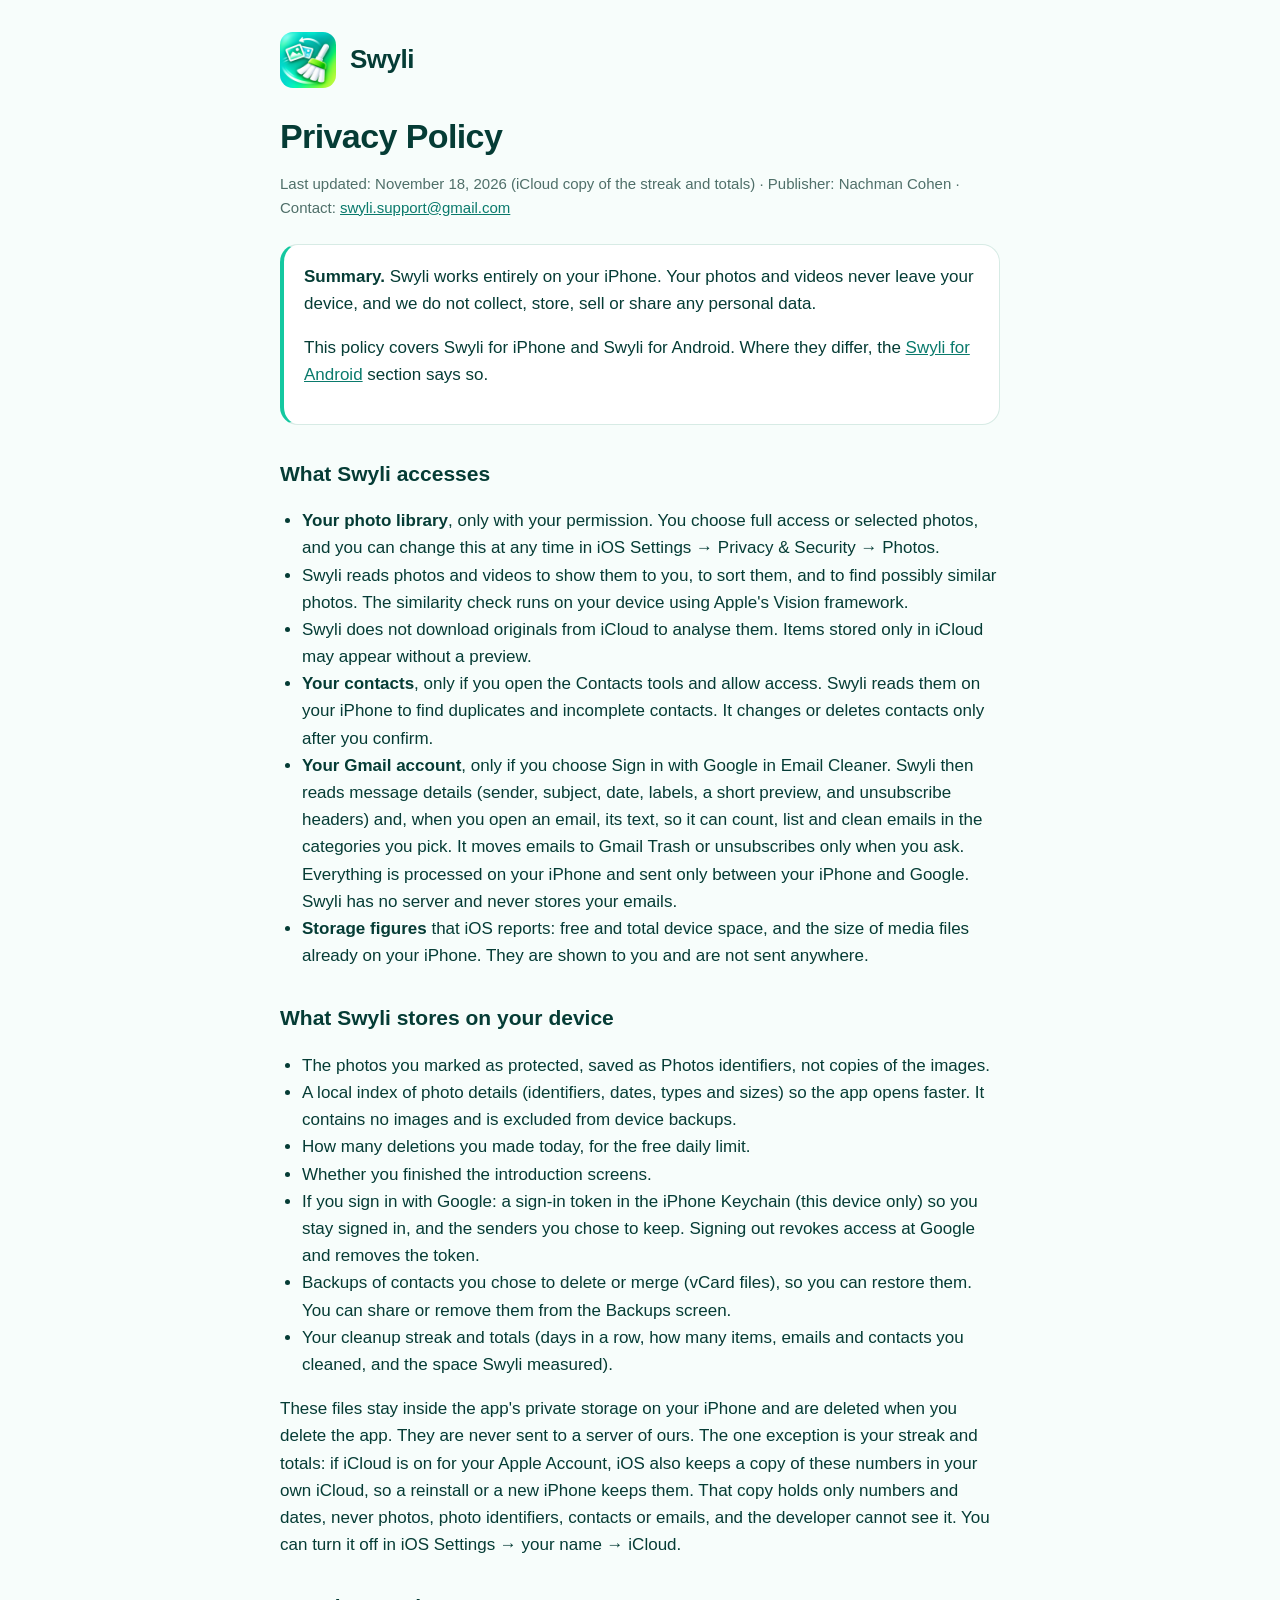
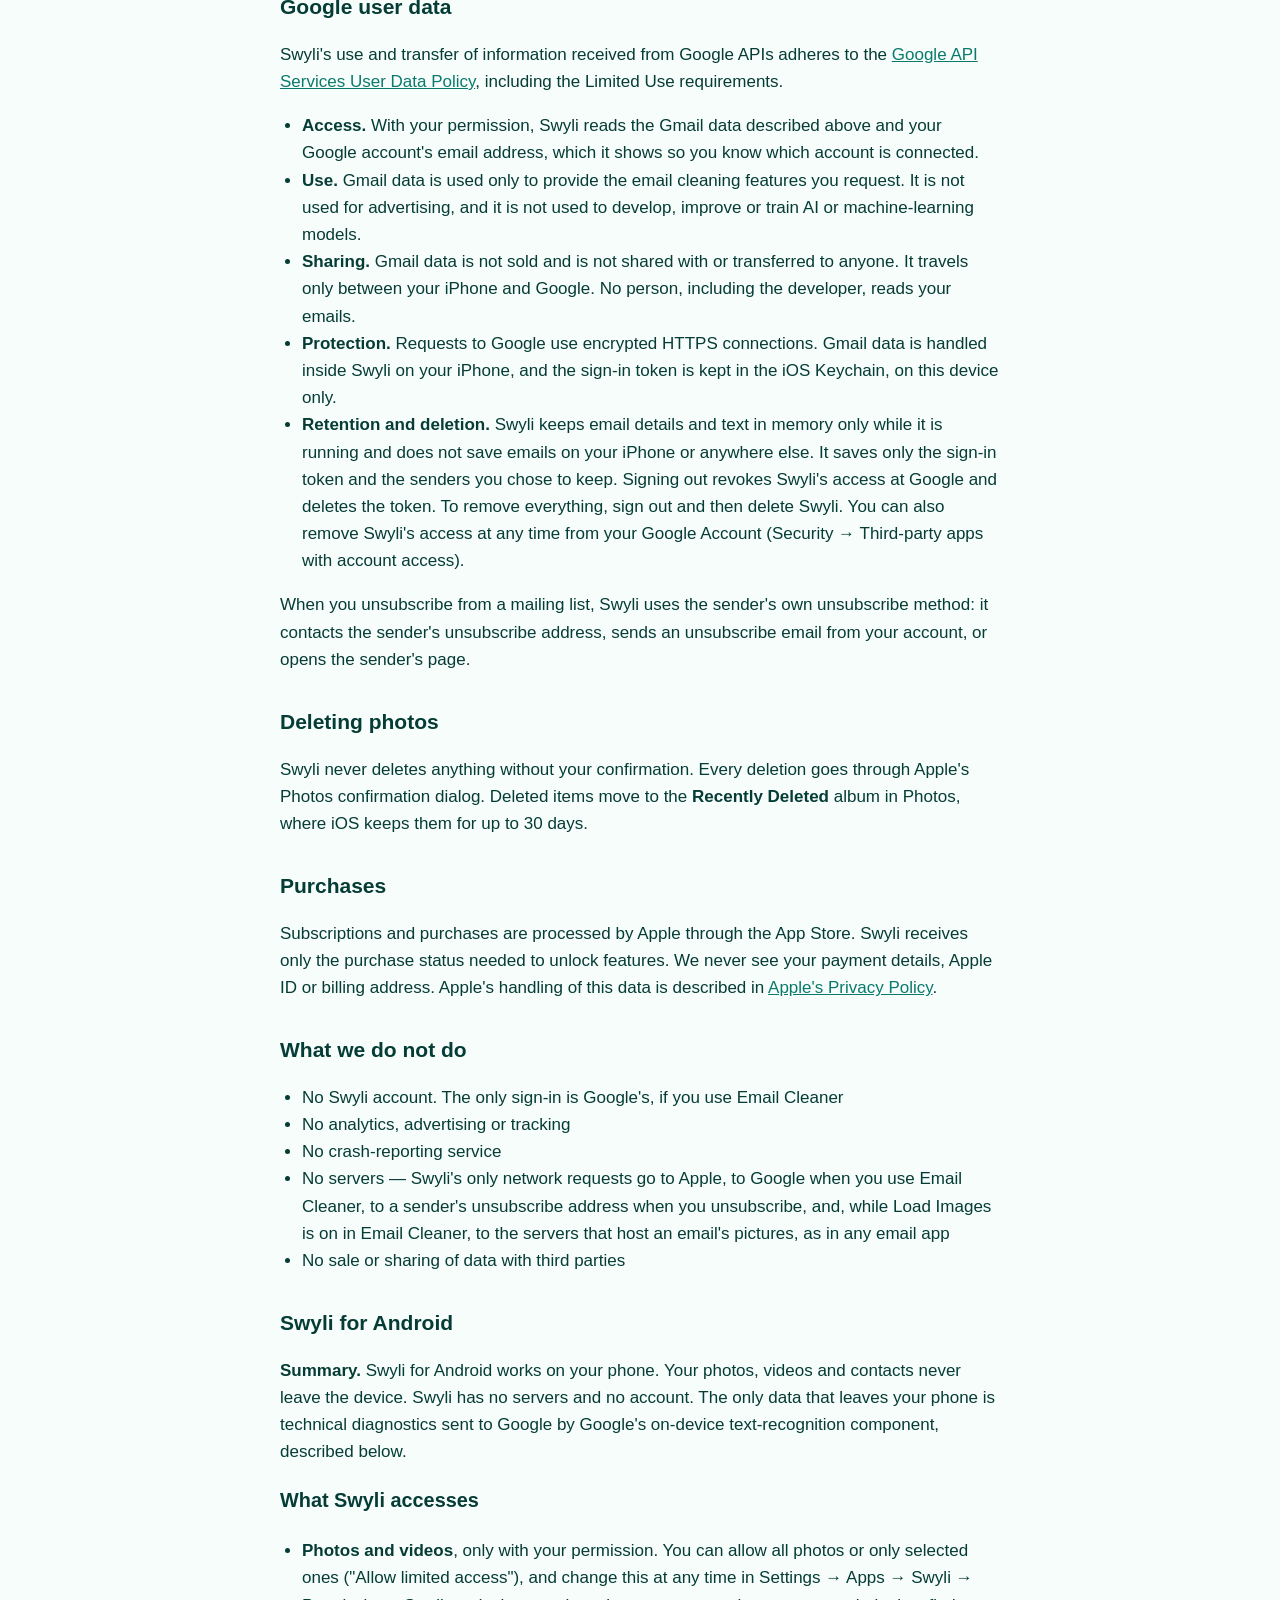
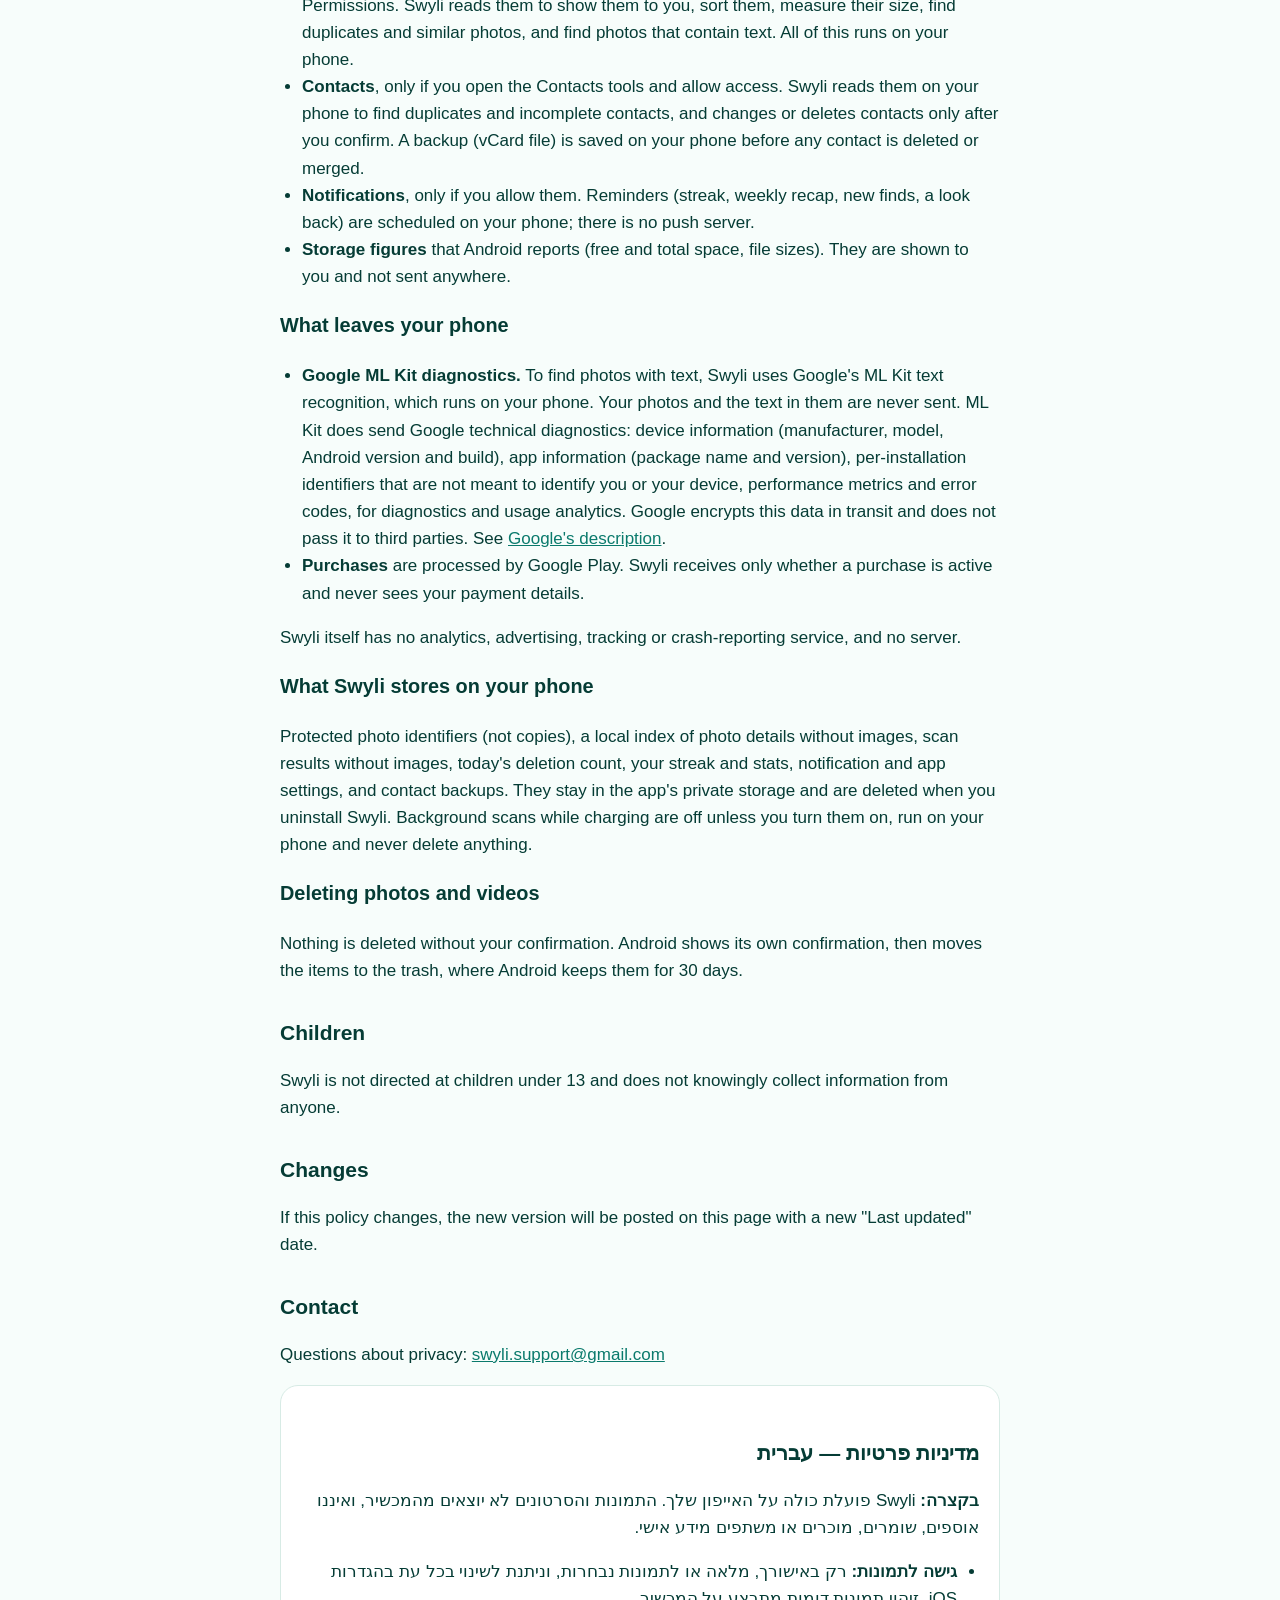
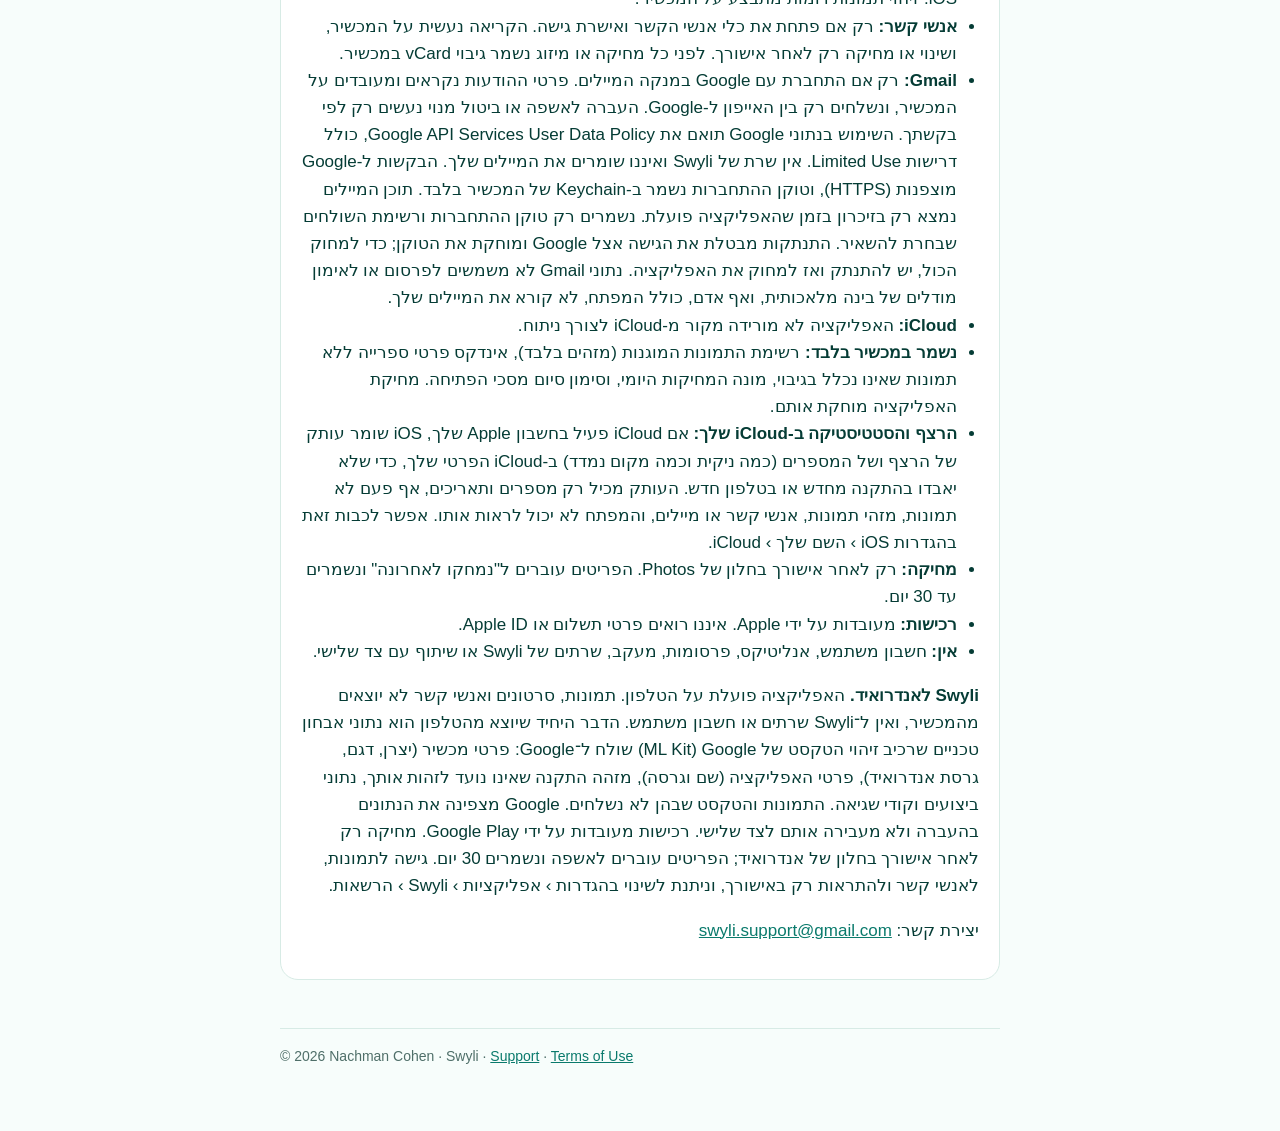
<file: privacy/index.html>
<!doctype html>
<html lang="en">
<head>
  <meta charset="utf-8">
  <meta name="viewport" content="width=device-width, initial-scale=1">
  <title>Swyli Privacy Policy</title>
  <meta name="description" content="How Swyli handles your data on iPhone and Android: your photos and contacts stay on your phone.">
  <link rel="canonical" href="https://swyliapp.com/privacy/">
  <link rel="stylesheet" href="../style.css">
</head>
<body>
  <div class="wrap">
    <header><img src="../assets/swyli-icon.png" alt=""><a href="../">Swyli</a></header>
    <h1>Privacy Policy</h1>
    <p class="meta">Last updated: November 18, 2026 (iCloud copy of the streak and totals) · Publisher: Nachman Cohen · Contact: <a href="mailto:swyli.support@gmail.com">swyli.support@gmail.com</a></p>

    <div class="card summary">
      <strong>Summary.</strong> Swyli works entirely on your iPhone. Your photos and videos never leave your device, and we do not collect, store, sell or share any personal data.
      <p>This policy covers Swyli for iPhone and Swyli for Android. Where they differ, the <a href="#android">Swyli for Android</a> section says so.</p>
    </div>

    <h2>What Swyli accesses</h2>
    <ul>
      <li><strong>Your photo library</strong>, only with your permission. You choose full access or selected photos, and you can change this at any time in iOS Settings → Privacy &amp; Security → Photos.</li>
      <li>Swyli reads photos and videos to show them to you, to sort them, and to find possibly similar photos. The similarity check runs on your device using Apple's Vision framework.</li>
      <li>Swyli does not download originals from iCloud to analyse them. Items stored only in iCloud may appear without a preview.</li>
      <li><strong>Your contacts</strong>, only if you open the Contacts tools and allow access. Swyli reads them on your iPhone to find duplicates and incomplete contacts. It changes or deletes contacts only after you confirm.</li>
      <li><strong>Your Gmail account</strong>, only if you choose Sign in with Google in Email Cleaner. Swyli then reads message details (sender, subject, date, labels, a short preview, and unsubscribe headers) and, when you open an email, its text, so it can count, list and clean emails in the categories you pick. It moves emails to Gmail Trash or unsubscribes only when you ask. Everything is processed on your iPhone and sent only between your iPhone and Google. Swyli has no server and never stores your emails.</li>
      <li><strong>Storage figures</strong> that iOS reports: free and total device space, and the size of media files already on your iPhone. They are shown to you and are not sent anywhere.</li>
    </ul>

    <h2>What Swyli stores on your device</h2>
    <ul>
      <li>The photos you marked as protected, saved as Photos identifiers, not copies of the images.</li>
      <li>A local index of photo details (identifiers, dates, types and sizes) so the app opens faster. It contains no images and is excluded from device backups.</li>
      <li>How many deletions you made today, for the free daily limit.</li>
      <li>Whether you finished the introduction screens.</li>
      <li>If you sign in with Google: a sign-in token in the iPhone Keychain (this device only) so you stay signed in, and the senders you chose to keep. Signing out revokes access at Google and removes the token.</li>
      <li>Backups of contacts you chose to delete or merge (vCard files), so you can restore them. You can share or remove them from the Backups screen.</li>
      <li>Your cleanup streak and totals (days in a row, how many items, emails and contacts you cleaned, and the space Swyli measured).</li>
    </ul>
    <p>These files stay inside the app's private storage on your iPhone and are deleted when you delete the app. They are never sent to a server of ours. The one exception is your streak and totals: if iCloud is on for your Apple Account, iOS also keeps a copy of these numbers in your own iCloud, so a reinstall or a new iPhone keeps them. That copy holds only numbers and dates, never photos, photo identifiers, contacts or emails, and the developer cannot see it. You can turn it off in iOS Settings → your name → iCloud.</p>

    <h2>Google user data</h2>
    <p>Swyli's use and transfer of information received from Google APIs adheres to the <a href="https://developers.google.com/terms/api-services-user-data-policy">Google API Services User Data Policy</a>, including the Limited Use requirements.</p>
    <ul>
      <li><strong>Access.</strong> With your permission, Swyli reads the Gmail data described above and your Google account's email address, which it shows so you know which account is connected.</li>
      <li><strong>Use.</strong> Gmail data is used only to provide the email cleaning features you request. It is not used for advertising, and it is not used to develop, improve or train AI or machine-learning models.</li>
      <li><strong>Sharing.</strong> Gmail data is not sold and is not shared with or transferred to anyone. It travels only between your iPhone and Google. No person, including the developer, reads your emails.</li>
      <li><strong>Protection.</strong> Requests to Google use encrypted HTTPS connections. Gmail data is handled inside Swyli on your iPhone, and the sign-in token is kept in the iOS Keychain, on this device only.</li>
      <li><strong>Retention and deletion.</strong> Swyli keeps email details and text in memory only while it is running and does not save emails on your iPhone or anywhere else. It saves only the sign-in token and the senders you chose to keep. Signing out revokes Swyli's access at Google and deletes the token. To remove everything, sign out and then delete Swyli. You can also remove Swyli's access at any time from your Google Account (Security → Third-party apps with account access).</li>
    </ul>
    <p>When you unsubscribe from a mailing list, Swyli uses the sender's own unsubscribe method: it contacts the sender's unsubscribe address, sends an unsubscribe email from your account, or opens the sender's page.</p>

    <h2>Deleting photos</h2>
    <p>Swyli never deletes anything without your confirmation. Every deletion goes through Apple's Photos confirmation dialog. Deleted items move to the <strong>Recently Deleted</strong> album in Photos, where iOS keeps them for up to 30 days.</p>

    <h2>Purchases</h2>
    <p>Subscriptions and purchases are processed by Apple through the App Store. Swyli receives only the purchase status needed to unlock features. We never see your payment details, Apple ID or billing address. Apple's handling of this data is described in <a href="https://www.apple.com/legal/privacy/">Apple's Privacy Policy</a>.</p>

    <h2>What we do not do</h2>
    <ul>
      <li>No Swyli account. The only sign-in is Google's, if you use Email Cleaner</li>
      <li>No analytics, advertising or tracking</li>
      <li>No crash-reporting service</li>
      <li>No servers — Swyli's only network requests go to Apple, to Google when you use Email Cleaner, to a sender's unsubscribe address when you unsubscribe, and, while Load Images is on in Email Cleaner, to the servers that host an email's pictures, as in any email app</li>
      <li>No sale or sharing of data with third parties</li>
    </ul>

    <h2 id="android">Swyli for Android</h2>
    <p><strong>Summary.</strong> Swyli for Android works on your phone. Your photos, videos and contacts never leave the device. Swyli has no servers and no account. The only data that leaves your phone is technical diagnostics sent to Google by Google's on-device text-recognition component, described below.</p>
    <h3>What Swyli accesses</h3>
    <ul>
      <li><strong>Photos and videos</strong>, only with your permission. You can allow all photos or only selected ones ("Allow limited access"), and change this at any time in Settings → Apps → Swyli → Permissions. Swyli reads them to show them to you, sort them, measure their size, find duplicates and similar photos, and find photos that contain text. All of this runs on your phone.</li>
      <li><strong>Contacts</strong>, only if you open the Contacts tools and allow access. Swyli reads them on your phone to find duplicates and incomplete contacts, and changes or deletes contacts only after you confirm. A backup (vCard file) is saved on your phone before any contact is deleted or merged.</li>
      <li><strong>Notifications</strong>, only if you allow them. Reminders (streak, weekly recap, new finds, a look back) are scheduled on your phone; there is no push server.</li>
      <li><strong>Storage figures</strong> that Android reports (free and total space, file sizes). They are shown to you and not sent anywhere.</li>
    </ul>
    <h3>What leaves your phone</h3>
    <ul>
      <li><strong>Google ML Kit diagnostics.</strong> To find photos with text, Swyli uses Google's ML Kit text recognition, which runs on your phone. Your photos and the text in them are never sent. ML Kit does send Google technical diagnostics: device information (manufacturer, model, Android version and build), app information (package name and version), per-installation identifiers that are not meant to identify you or your device, performance metrics and error codes, for diagnostics and usage analytics. Google encrypts this data in transit and does not pass it to third parties. See <a href="https://developers.google.com/ml-kit/android-data-disclosure">Google's description</a>.</li>
      <li><strong>Purchases</strong> are processed by Google Play. Swyli receives only whether a purchase is active and never sees your payment details.</li>
    </ul>
    <p>Swyli itself has no analytics, advertising, tracking or crash-reporting service, and no server.</p>
    <h3>What Swyli stores on your phone</h3>
    <p>Protected photo identifiers (not copies), a local index of photo details without images, scan results without images, today's deletion count, your streak and stats, notification and app settings, and contact backups. They stay in the app's private storage and are deleted when you uninstall Swyli. Background scans while charging are off unless you turn them on, run on your phone and never delete anything.</p>
    <h3>Deleting photos and videos</h3>
    <p>Nothing is deleted without your confirmation. Android shows its own confirmation, then moves the items to the trash, where Android keeps them for 30 days.</p>

    <h2>Children</h2>
    <p>Swyli is not directed at children under 13 and does not knowingly collect information from anyone.</p>

    <h2>Changes</h2>
    <p>If this policy changes, the new version will be posted on this page with a new "Last updated" date.</p>

    <h2>Contact</h2>
    <p>Questions about privacy: <a href="mailto:swyli.support@gmail.com">swyli.support@gmail.com</a></p>

    <div class="card rtl" lang="he">
      <h2>מדיניות פרטיות — עברית</h2>
      <p><strong>בקצרה:</strong> Swyli פועלת כולה על האייפון שלך. התמונות והסרטונים לא יוצאים מהמכשיר, ואיננו אוספים, שומרים, מוכרים או משתפים מידע אישי.</p>
      <ul>
        <li><strong>גישה לתמונות:</strong> רק באישורך, מלאה או לתמונות נבחרות, וניתנת לשינוי בכל עת בהגדרות iOS. זיהוי תמונות דומות מתבצע על המכשיר.</li>
        <li><strong>אנשי קשר:</strong> רק אם פתחת את כלי אנשי הקשר ואישרת גישה. הקריאה נעשית על המכשיר, ושינוי או מחיקה רק לאחר אישורך. לפני כל מחיקה או מיזוג נשמר גיבוי vCard במכשיר.</li>
        <li><strong>Gmail:</strong> רק אם התחברת עם Google במנקה המיילים. פרטי ההודעות נקראים ומעובדים על המכשיר, ונשלחים רק בין האייפון ל-Google. העברה לאשפה או ביטול מנוי נעשים רק לפי בקשתך. השימוש בנתוני Google תואם את Google API Services User Data Policy, כולל דרישות Limited Use. אין שרת של Swyli ואיננו שומרים את המיילים שלך. הבקשות ל-Google מוצפנות (HTTPS), וטוקן ההתחברות נשמר ב-Keychain של המכשיר בלבד. תוכן המיילים נמצא רק בזיכרון בזמן שהאפליקציה פועלת. נשמרים רק טוקן ההתחברות ורשימת השולחים שבחרת להשאיר. התנתקות מבטלת את הגישה אצל Google ומוחקת את הטוקן; כדי למחוק הכול, יש להתנתק ואז למחוק את האפליקציה. נתוני Gmail לא משמשים לפרסום או לאימון מודלים של בינה מלאכותית, ואף אדם, כולל המפתח, לא קורא את המיילים שלך.</li>
        <li><strong>iCloud:</strong> האפליקציה לא מורידה מקור מ-iCloud לצורך ניתוח.</li>
        <li><strong>נשמר במכשיר בלבד:</strong> רשימת התמונות המוגנות (מזהים בלבד), אינדקס פרטי ספרייה ללא תמונות שאינו נכלל בגיבוי, מונה המחיקות היומי, וסימון סיום מסכי הפתיחה. מחיקת האפליקציה מוחקת אותם.</li>
        <li><strong>הרצף והסטטיסטיקה ב-iCloud שלך:</strong> אם iCloud פעיל בחשבון Apple שלך, iOS שומר עותק של הרצף ושל המספרים (כמה ניקית וכמה מקום נמדד) ב-iCloud הפרטי שלך, כדי שלא יאבדו בהתקנה מחדש או בטלפון חדש. העותק מכיל רק מספרים ותאריכים, אף פעם לא תמונות, מזהי תמונות, אנשי קשר או מיילים, והמפתח לא יכול לראות אותו. אפשר לכבות זאת בהגדרות iOS › השם שלך › iCloud.</li>
        <li><strong>מחיקה:</strong> רק לאחר אישורך בחלון של Photos. הפריטים עוברים ל"נמחקו לאחרונה" ונשמרים עד 30 יום.</li>
        <li><strong>רכישות:</strong> מעובדות על ידי Apple. איננו רואים פרטי תשלום או Apple ID.</li>
        <li><strong>אין:</strong> חשבון משתמש, אנליטיקס, פרסומות, מעקב, שרתים של Swyli או שיתוף עם צד שלישי.</li>
      </ul>
      <p><strong>Swyli לאנדרואיד.</strong> האפליקציה פועלת על הטלפון. תמונות, סרטונים ואנשי קשר לא יוצאים מהמכשיר, ואין ל־Swyli שרתים או חשבון משתמש. הדבר היחיד שיוצא מהטלפון הוא נתוני אבחון טכניים שרכיב זיהוי הטקסט של Google ‏(ML Kit) שולח ל־Google: פרטי מכשיר (יצרן, דגם, גרסת אנדרואיד), פרטי האפליקציה (שם וגרסה), מזהה התקנה שאינו נועד לזהות אותך, נתוני ביצועים וקודי שגיאה. התמונות והטקסט שבהן לא נשלחים. Google מצפינה את הנתונים בהעברה ולא מעבירה אותם לצד שלישי. רכישות מעובדות על ידי Google Play. מחיקה רק לאחר אישורך בחלון של אנדרואיד; הפריטים עוברים לאשפה ונשמרים 30 יום. גישה לתמונות, לאנשי קשר ולהתראות רק באישורך, וניתנת לשינוי בהגדרות › אפליקציות › Swyli › הרשאות.</p>
      <p>יצירת קשר: <a href="mailto:swyli.support@gmail.com">swyli.support@gmail.com</a></p>
    </div>

    <footer>© 2026 Nachman Cohen · Swyli · <a href="../support/">Support</a> · <a href="../terms/">Terms of Use</a></footer>
  </div>
</body>
</html>
</file>
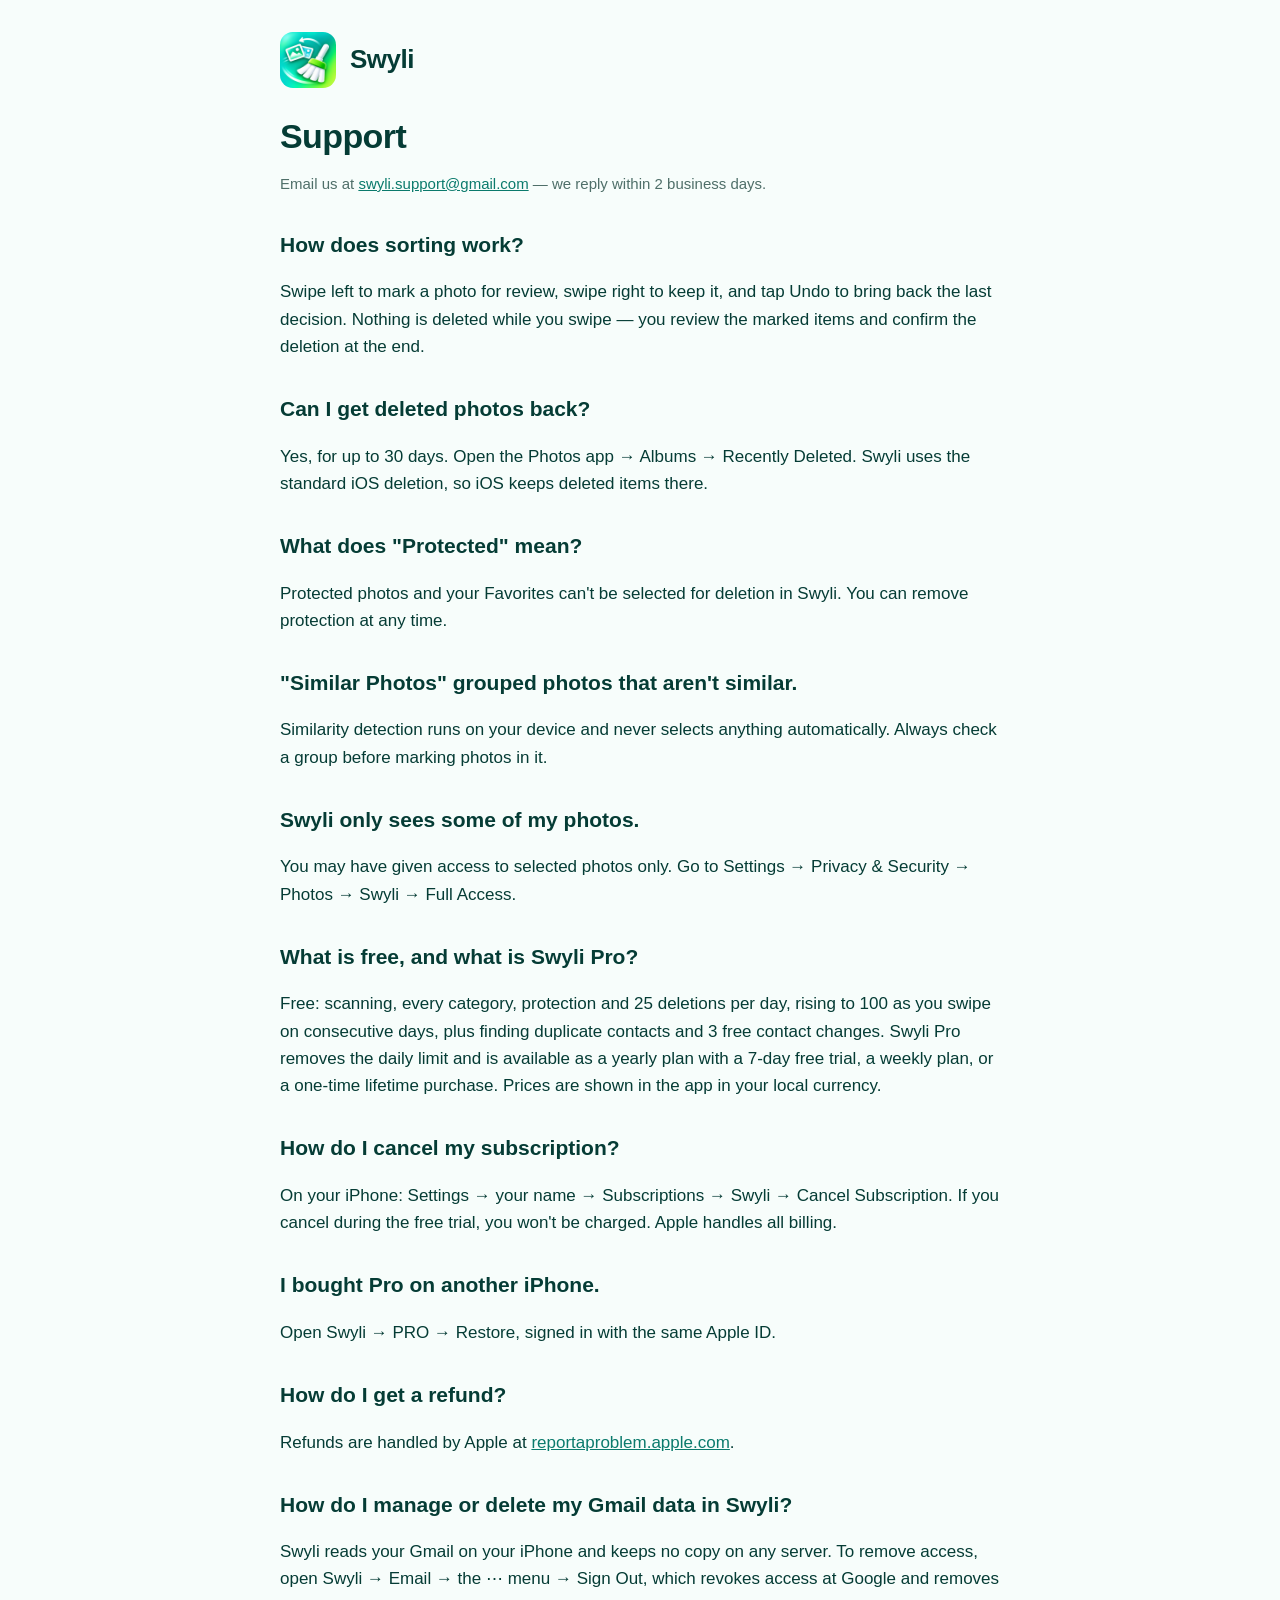
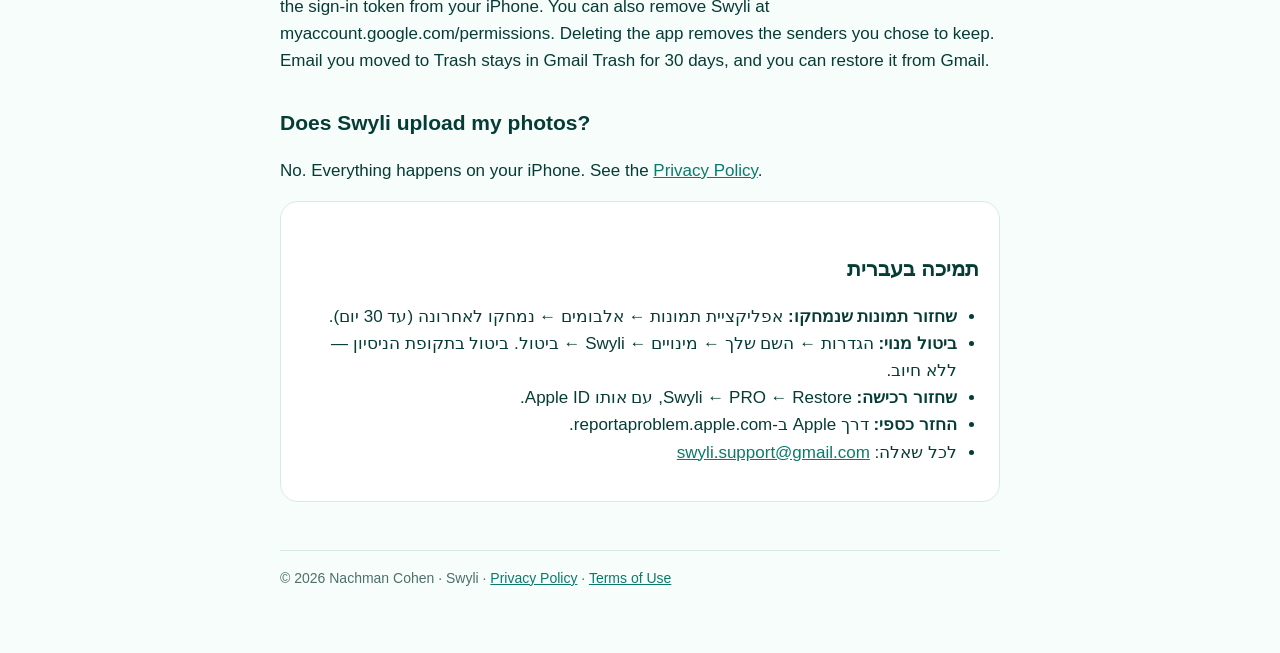
<file: support/index.html>
<!doctype html>
<html lang="en">
<head>
  <meta charset="utf-8">
  <meta name="viewport" content="width=device-width, initial-scale=1">
  <title>Swyli Support</title>
  <meta name="description" content="Help with Swyli: sorting, deleting, protection and Swyli Pro.">
  <link rel="canonical" href="https://swyliapp.com/support/">
  <link rel="stylesheet" href="../style.css">
</head>
<body>
  <div class="wrap">
    <header><img src="../assets/swyli-icon.png" alt=""><a href="../">Swyli</a></header>
    <h1>Support</h1>
    <p class="meta">Email us at <a href="mailto:swyli.support@gmail.com">swyli.support@gmail.com</a> — we reply within 2 business days.</p>

    <h2>How does sorting work?</h2>
    <p>Swipe left to mark a photo for review, swipe right to keep it, and tap Undo to bring back the last decision. Nothing is deleted while you swipe — you review the marked items and confirm the deletion at the end.</p>

    <h2>Can I get deleted photos back?</h2>
    <p>Yes, for up to 30 days. Open the Photos app → Albums → Recently Deleted. Swyli uses the standard iOS deletion, so iOS keeps deleted items there.</p>

    <h2>What does "Protected" mean?</h2>
    <p>Protected photos and your Favorites can't be selected for deletion in Swyli. You can remove protection at any time.</p>

    <h2>"Similar Photos" grouped photos that aren't similar.</h2>
    <p>Similarity detection runs on your device and never selects anything automatically. Always check a group before marking photos in it.</p>

    <h2>Swyli only sees some of my photos.</h2>
    <p>You may have given access to selected photos only. Go to Settings → Privacy &amp; Security → Photos → Swyli → Full Access.</p>

    <h2>What is free, and what is Swyli Pro?</h2>
    <p>Free: scanning, every category, protection and 25 deletions per day, rising to 100 as you swipe on consecutive days, plus finding duplicate contacts and 3 free contact changes. Swyli Pro removes the daily limit and is available as a yearly plan with a 7-day free trial, a weekly plan, or a one-time lifetime purchase. Prices are shown in the app in your local currency.</p>

    <h2>How do I cancel my subscription?</h2>
    <p>On your iPhone: Settings → your name → Subscriptions → Swyli → Cancel Subscription. If you cancel during the free trial, you won't be charged. Apple handles all billing.</p>

    <h2>I bought Pro on another iPhone.</h2>
    <p>Open Swyli → PRO → Restore, signed in with the same Apple ID.</p>

    <h2>How do I get a refund?</h2>
    <p>Refunds are handled by Apple at <a href="https://reportaproblem.apple.com">reportaproblem.apple.com</a>.</p>

    <h2>How do I manage or delete my Gmail data in Swyli?</h2>

    <p>Swyli reads your Gmail on your iPhone and keeps no copy on any server. To remove access, open Swyli → Email → the ⋯ menu → Sign Out, which revokes access at Google and removes the sign-in token from your iPhone. You can also remove Swyli at myaccount.google.com/permissions. Deleting the app removes the senders you chose to keep. Email you moved to Trash stays in Gmail Trash for 30 days, and you can restore it from Gmail.</p>

    <h2>Does Swyli upload my photos?</h2>
    <p>No. Everything happens on your iPhone. See the <a href="../privacy/">Privacy Policy</a>.</p>

    <div class="card rtl" lang="he">
      <h2>תמיכה בעברית</h2>
      <ul>
        <li><strong>שחזור תמונות שנמחקו:</strong> אפליקציית תמונות ← אלבומים ← נמחקו לאחרונה (עד 30 יום).</li>
        <li><strong>ביטול מנוי:</strong> הגדרות ← השם שלך ← מינויים ← Swyli ← ביטול. ביטול בתקופת הניסיון — ללא חיוב.</li>
        <li><strong>שחזור רכישה:</strong> Swyli ← PRO ← Restore, עם אותו Apple ID.</li>
        <li><strong>החזר כספי:</strong> דרך Apple ב-reportaproblem.apple.com.</li>
        <li>לכל שאלה: <a href="mailto:swyli.support@gmail.com">swyli.support@gmail.com</a></li>
      </ul>
    </div>

    <footer>© 2026 Nachman Cohen · Swyli · <a href="../privacy/">Privacy Policy</a> · <a href="../terms/">Terms of Use</a></footer>
  </div>
</body>
</html>
</file>
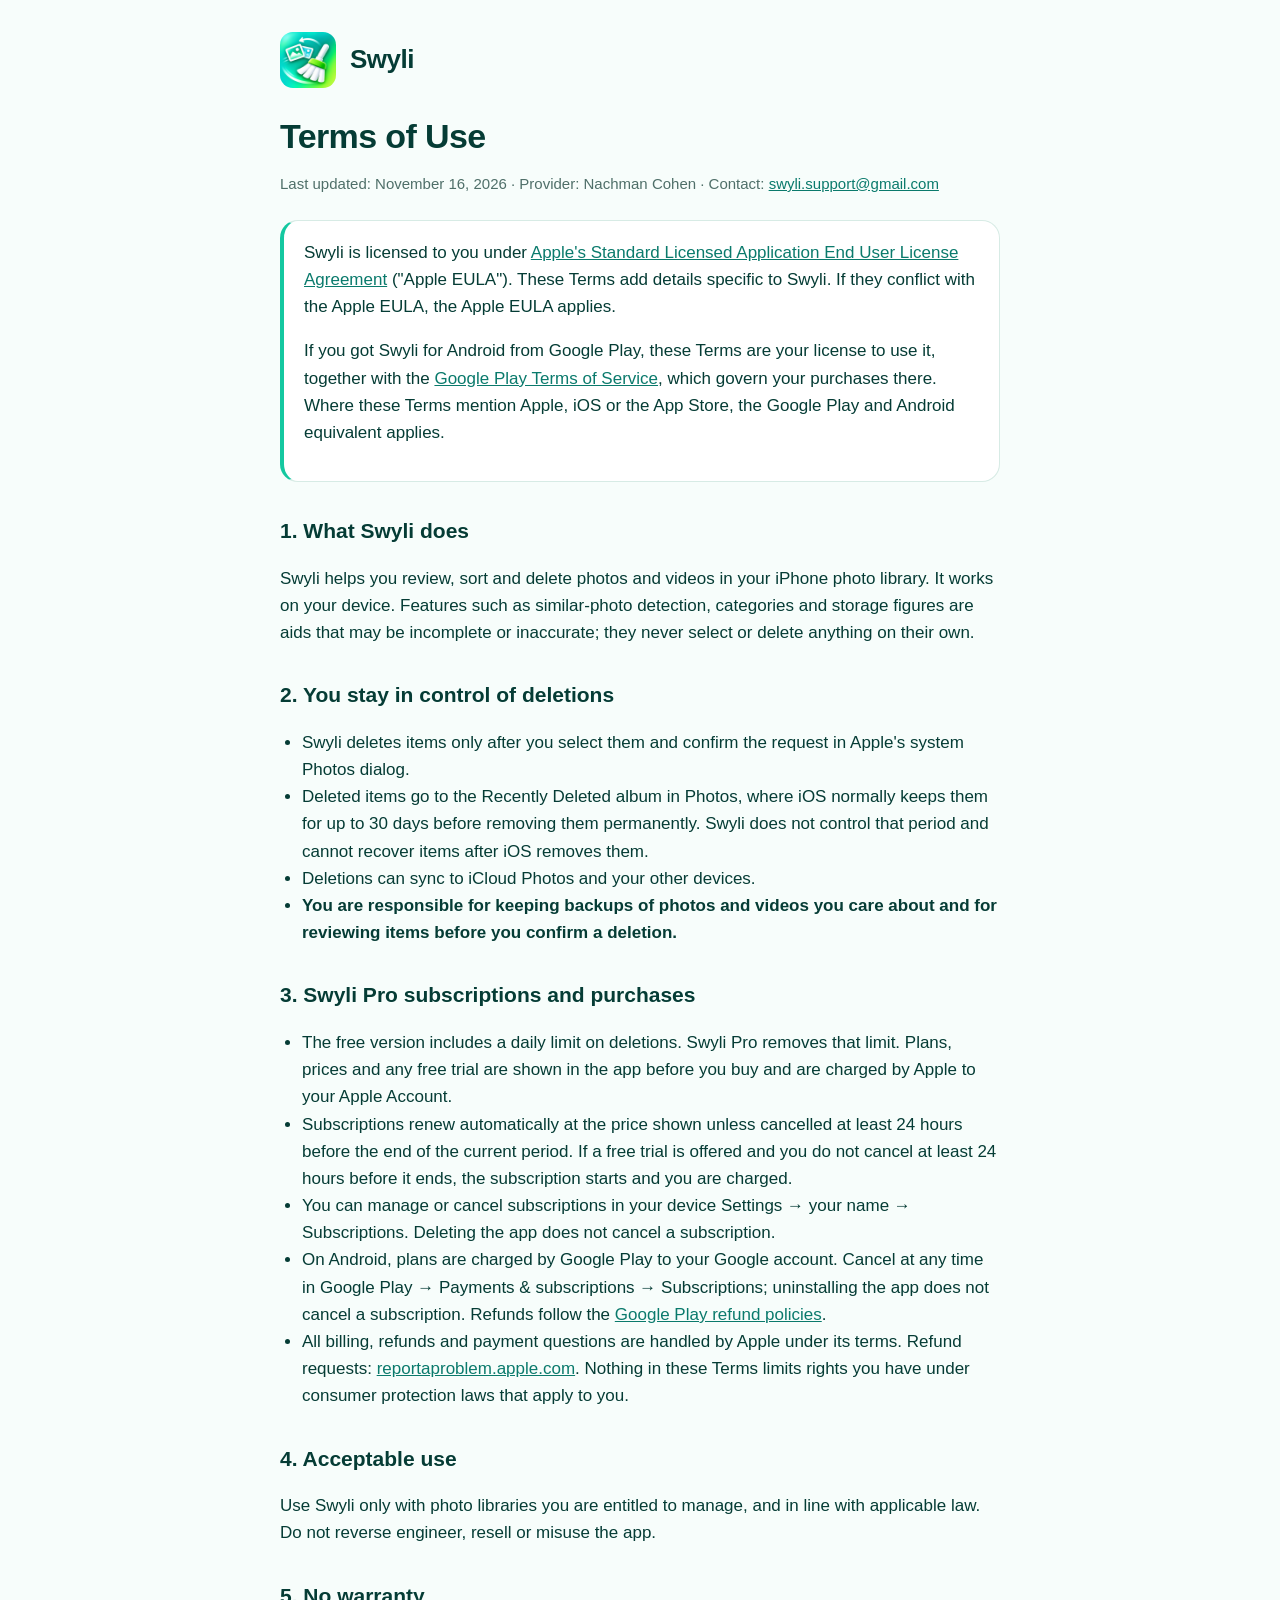
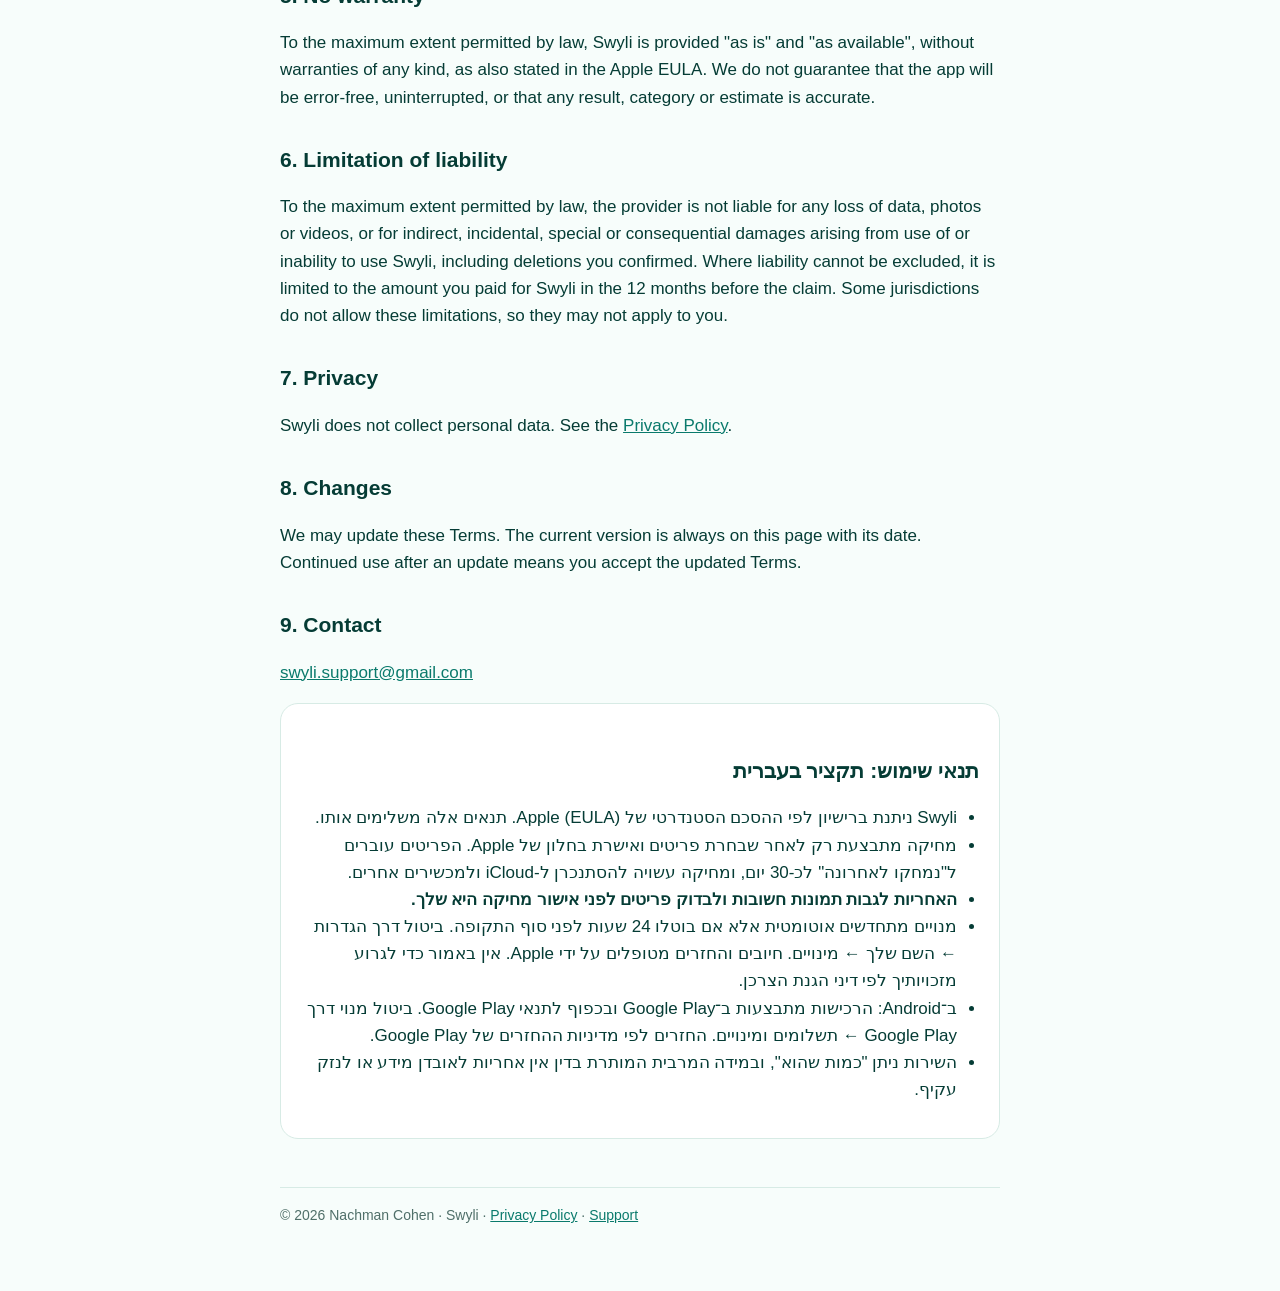
<file: terms/index.html>
<!doctype html>
<html lang="en">
<head>
  <meta charset="utf-8">
  <meta name="viewport" content="width=device-width, initial-scale=1">
  <title>Swyli Terms of Use</title>
  <meta name="description" content="Terms of Use for the Swyli app on iPhone and Android.">
  <link rel="canonical" href="https://swyliapp.com/terms/">
  <link rel="stylesheet" href="../style.css">
</head>
<body>
  <div class="wrap">
    <header><img src="../assets/swyli-icon.png" alt=""><a href="../">Swyli</a></header>
    <h1>Terms of Use</h1>
    <p class="meta">Last updated: November 16, 2026 · Provider: Nachman Cohen · Contact: <a href="mailto:swyli.support@gmail.com">swyli.support@gmail.com</a></p>

    <div class="card summary">
      Swyli is licensed to you under <a href="https://www.apple.com/legal/internet-services/itunes/dev/stdeula/">Apple's Standard Licensed Application End User License Agreement</a> ("Apple EULA"). These Terms add details specific to Swyli. If they conflict with the Apple EULA, the Apple EULA applies.
      <p>If you got Swyli for Android from Google Play, these Terms are your license to use it, together with the <a href="https://play.google.com/about/play-terms/">Google Play Terms of Service</a>, which govern your purchases there. Where these Terms mention Apple, iOS or the App Store, the Google Play and Android equivalent applies.</p>
    </div>

    <h2>1. What Swyli does</h2>
    <p>Swyli helps you review, sort and delete photos and videos in your iPhone photo library. It works on your device. Features such as similar-photo detection, categories and storage figures are aids that may be incomplete or inaccurate; they never select or delete anything on their own.</p>

    <h2>2. You stay in control of deletions</h2>
    <ul>
      <li>Swyli deletes items only after you select them and confirm the request in Apple's system Photos dialog.</li>
      <li>Deleted items go to the Recently Deleted album in Photos, where iOS normally keeps them for up to 30 days before removing them permanently. Swyli does not control that period and cannot recover items after iOS removes them.</li>
      <li>Deletions can sync to iCloud Photos and your other devices.</li>
      <li><strong>You are responsible for keeping backups of photos and videos you care about and for reviewing items before you confirm a deletion.</strong></li>
    </ul>

    <h2>3. Swyli Pro subscriptions and purchases</h2>
    <ul>
      <li>The free version includes a daily limit on deletions. Swyli Pro removes that limit. Plans, prices and any free trial are shown in the app before you buy and are charged by Apple to your Apple Account.</li>
      <li>Subscriptions renew automatically at the price shown unless cancelled at least 24 hours before the end of the current period. If a free trial is offered and you do not cancel at least 24 hours before it ends, the subscription starts and you are charged.</li>
      <li>You can manage or cancel subscriptions in your device Settings → your name → Subscriptions. Deleting the app does not cancel a subscription.</li>
      <li>On Android, plans are charged by Google Play to your Google account. Cancel at any time in Google Play → Payments &amp; subscriptions → Subscriptions; uninstalling the app does not cancel a subscription. Refunds follow the <a href="https://support.google.com/googleplay/answer/2479637">Google Play refund policies</a>.</li>
      <li>All billing, refunds and payment questions are handled by Apple under its terms. Refund requests: <a href="https://reportaproblem.apple.com">reportaproblem.apple.com</a>. Nothing in these Terms limits rights you have under consumer protection laws that apply to you.</li>
    </ul>

    <h2>4. Acceptable use</h2>
    <p>Use Swyli only with photo libraries you are entitled to manage, and in line with applicable law. Do not reverse engineer, resell or misuse the app.</p>

    <h2>5. No warranty</h2>
    <p>To the maximum extent permitted by law, Swyli is provided "as is" and "as available", without warranties of any kind, as also stated in the Apple EULA. We do not guarantee that the app will be error-free, uninterrupted, or that any result, category or estimate is accurate.</p>

    <h2>6. Limitation of liability</h2>
    <p>To the maximum extent permitted by law, the provider is not liable for any loss of data, photos or videos, or for indirect, incidental, special or consequential damages arising from use of or inability to use Swyli, including deletions you confirmed. Where liability cannot be excluded, it is limited to the amount you paid for Swyli in the 12 months before the claim. Some jurisdictions do not allow these limitations, so they may not apply to you.</p>

    <h2>7. Privacy</h2>
    <p>Swyli does not collect personal data. See the <a href="../privacy/">Privacy Policy</a>.</p>

    <h2>8. Changes</h2>
    <p>We may update these Terms. The current version is always on this page with its date. Continued use after an update means you accept the updated Terms.</p>

    <h2>9. Contact</h2>
    <p><a href="mailto:swyli.support@gmail.com">swyli.support@gmail.com</a></p>

    <div class="card rtl" lang="he">
      <h2>תנאי שימוש: תקציר בעברית</h2>
      <ul>
        <li>Swyli ניתנת ברישיון לפי ההסכם הסטנדרטי של Apple (EULA). תנאים אלה משלימים אותו.</li>
        <li>מחיקה מתבצעת רק לאחר שבחרת פריטים ואישרת בחלון של Apple. הפריטים עוברים ל"נמחקו לאחרונה" לכ-30 יום, ומחיקה עשויה להסתנכרן ל-iCloud ולמכשירים אחרים.</li>
        <li><strong>האחריות לגבות תמונות חשובות ולבדוק פריטים לפני אישור מחיקה היא שלך.</strong></li>
        <li>מנויים מתחדשים אוטומטית אלא אם בוטלו 24 שעות לפני סוף התקופה. ביטול דרך הגדרות ← השם שלך ← מינויים. חיובים והחזרים מטופלים על ידי Apple. אין באמור כדי לגרוע מזכויותיך לפי דיני הגנת הצרכן.</li>
        <li>ב־Android: הרכישות מתבצעות ב־Google Play ובכפוף לתנאי Google Play. ביטול מנוי דרך Google Play ← תשלומים ומינויים. החזרים לפי מדיניות ההחזרים של Google Play.</li>
        <li>השירות ניתן "כמות שהוא", ובמידה המרבית המותרת בדין אין אחריות לאובדן מידע או לנזק עקיף.</li>
      </ul>
    </div>

    <footer>© 2026 Nachman Cohen · Swyli · <a href="../privacy/">Privacy Policy</a> · <a href="../support/">Support</a></footer>
  </div>
</body>
</html>
</file>
<file: style.css>
:root {
  --ink: #053c35;
  --teal: #0a7a6c;
  --turquoise: #14c8a0;
  --lime: #a6f45b;
  --canvas: #f7fdfb;
  --surface: #ffffff;
  --muted: #4f6f69;
  --line: #d7ebe5;
}
@media (prefers-color-scheme: dark) {
  :root {
    --ink: #e8faf5;
    --canvas: #031c19;
    --surface: #072b26;
    --muted: #9fc4bb;
    --line: #12403a;
  }
}
* { box-sizing: border-box; }
body {
  margin: 0;
  background: var(--canvas);
  color: var(--ink);
  font: 17px/1.6 -apple-system, BlinkMacSystemFont, "SF Pro Text", "Segoe UI", Roboto, Arial, sans-serif;
}
.wrap { max-width: 760px; margin: 0 auto; padding: 32px 20px 64px; }
header { display: flex; align-items: center; gap: 14px; margin-bottom: 28px; }
header img { width: 56px; height: 56px; border-radius: 13px; }
header a { color: inherit; text-decoration: none; font-weight: 800; font-size: 26px; letter-spacing: -0.5px; }
h1 { font-size: 34px; line-height: 1.2; margin: 0 0 6px; letter-spacing: -0.6px; }
h2 { font-size: 21px; margin: 32px 0 8px; }
p, li { color: var(--ink); }
.meta { color: var(--muted); font-size: 15px; margin-bottom: 24px; }
.card { background: var(--surface); border: 1px solid var(--line); border-radius: 18px; padding: 18px 20px; margin: 16px 0; }
.summary { border-left: 4px solid var(--turquoise); }
a { color: var(--teal); }
@media (prefers-color-scheme: dark) { a { color: var(--turquoise); } }
ul { padding-left: 22px; }
.rtl { direction: rtl; text-align: right; }
.rtl ul { padding-left: 0; padding-right: 22px; }
.links { display: flex; gap: 14px; flex-wrap: wrap; margin-top: 20px; }
.button { display: inline-block; background: linear-gradient(90deg, var(--turquoise), var(--lime)); color: #053c35; font-weight: 700; padding: 12px 20px; border-radius: 999px; text-decoration: none; }
.store { margin: 0 0 8px; }
.store a { display: inline-block; line-height: 0; border-radius: 10px; }
.store a:focus-visible { outline: 2px solid var(--turquoise); outline-offset: 3px; }
.store img { display: block; height: 56px; width: auto; }
footer { margin-top: 48px; color: var(--muted); font-size: 14px; border-top: 1px solid var(--line); padding-top: 16px; }
</file>
